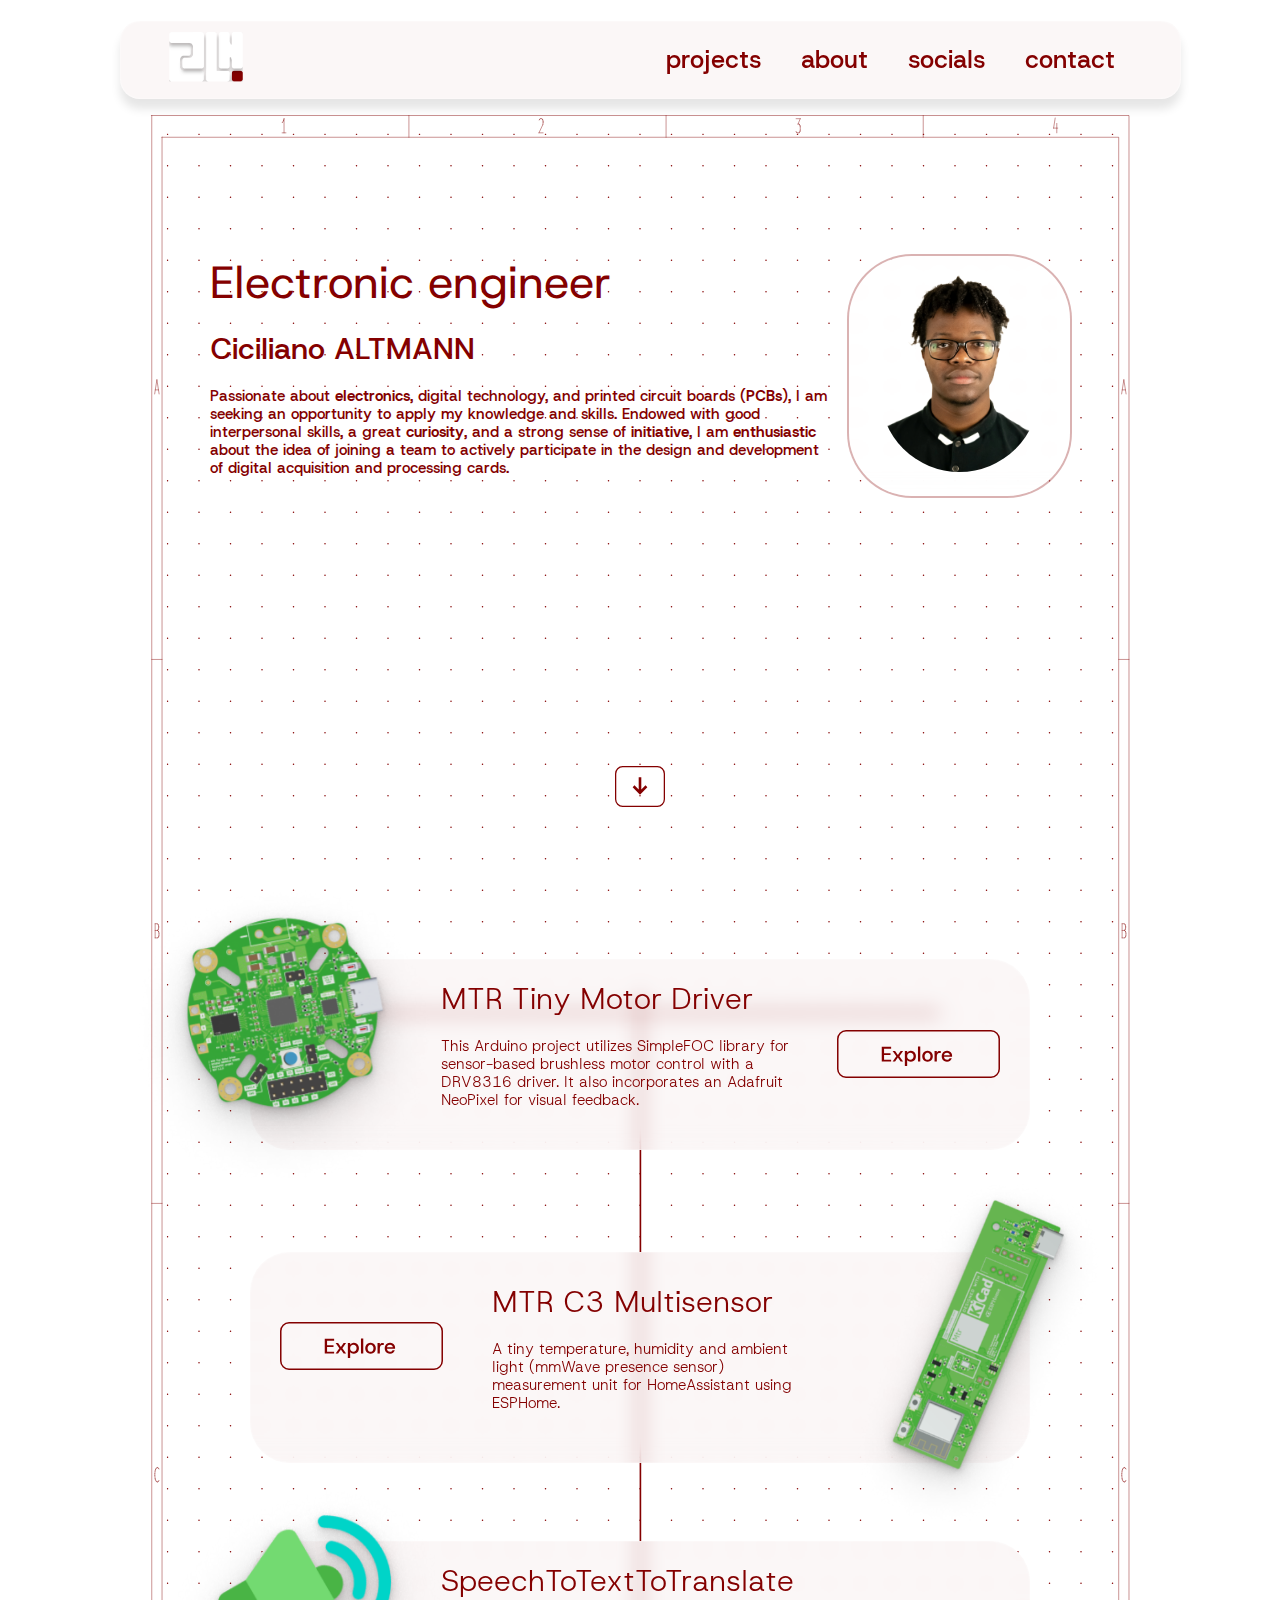
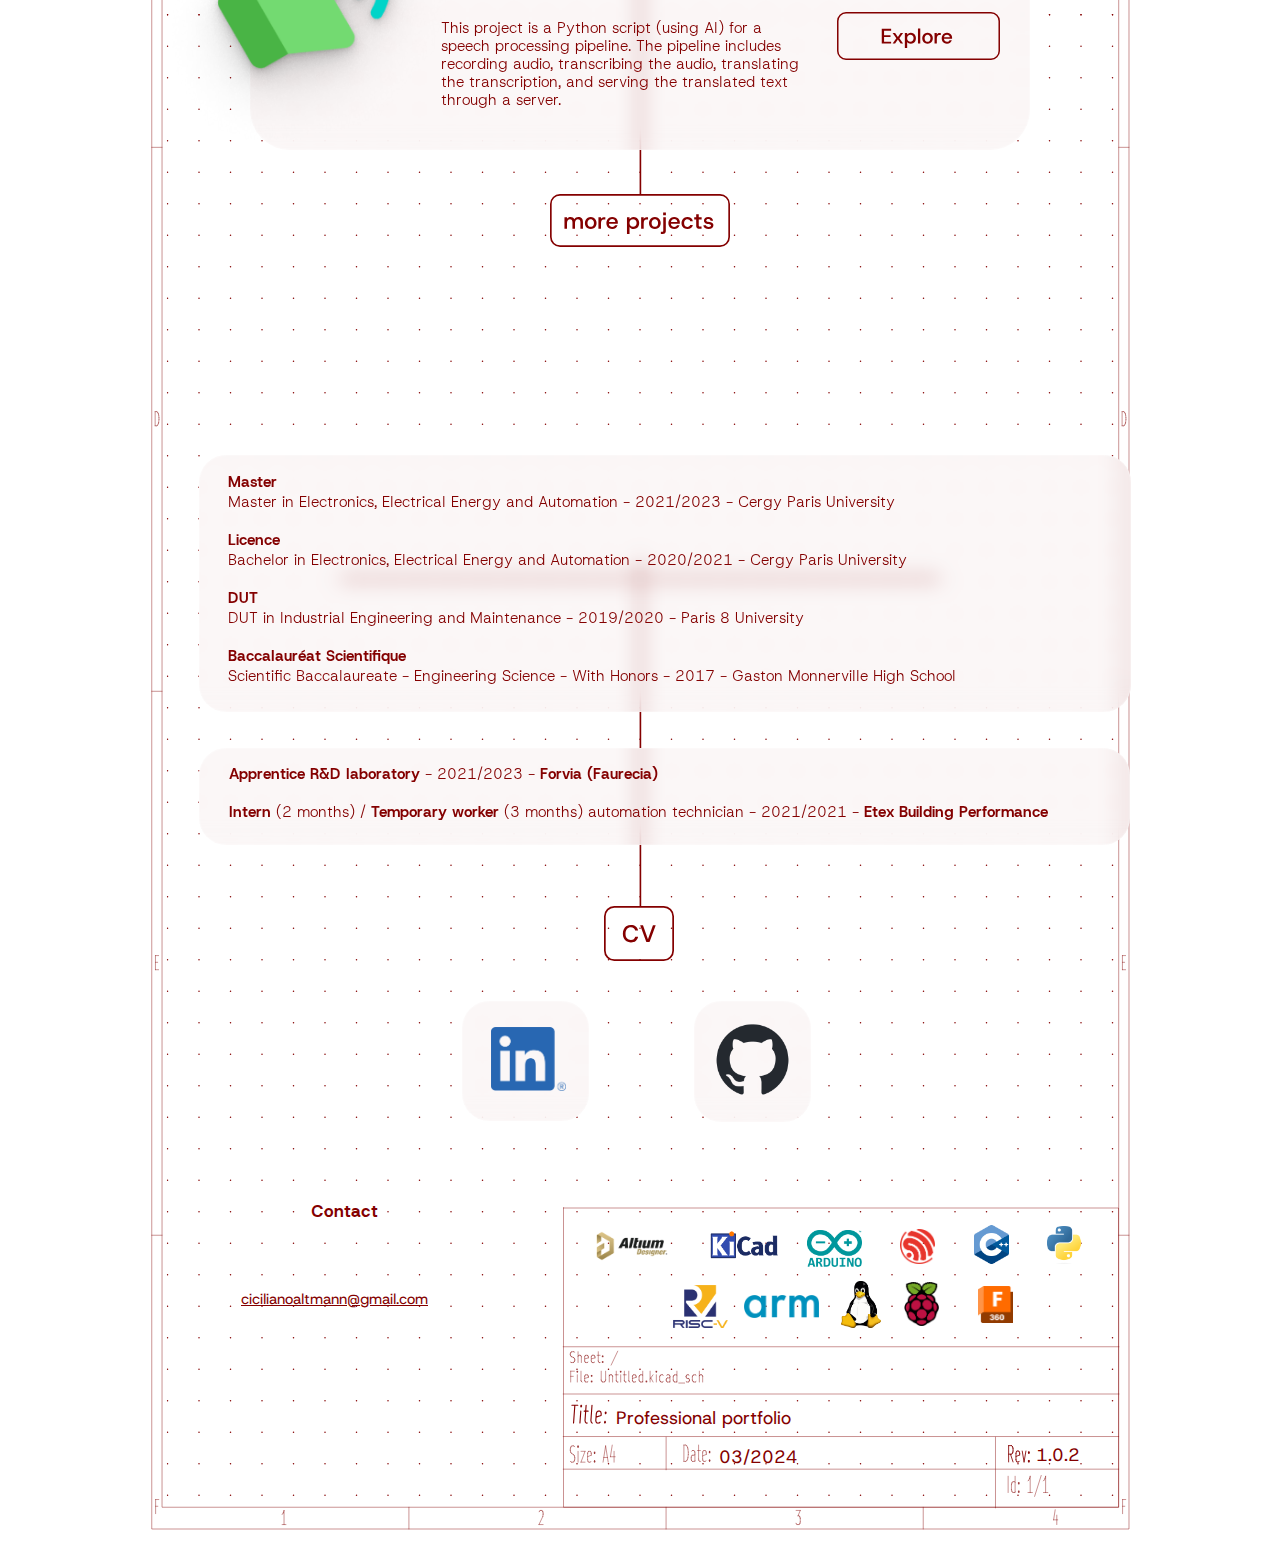
<file: index.html>
<!DOCTYPE html>
<html>

    <head>
        <meta charset="UTF-8">
        <meta name="viewport" content="width=device-width, initial-scale=1.0">
        <meta http-equiv="X-UA-Compatible" content="ie=edge">
        <title>Portfolio</title>
        <link rel="stylesheet" href="css/style.css">
        <link rel="stylesheet" href="css/fonts.css">
    </head>

    <body>
        <div class="mainpage">
            <div class="navbar">
                <header>
                    <!--Place the image at the corner left of the navbar-->
                    <a href="#home">
                    <img src="images/logo.png" width="80px" height="auto"
                        alt="logo" class="logo">
                    </a>
                    <ul>
                        <li><a href="#projects">projects</a></li>
                        <li><a href="#about">about</a></li>
                        <li><a href="#socials">socials</a></li>
                        <li><a href="#contact">contact</a></li>
                    </ul>
                </header>
            </div>

            <div class="intro" id="home" style="scroll-margin-top: 17em;">
                <div class="intro-text">
                    <h1>Electronic engineer</h1>
                    <h2>Ciciliano ALTMANN</h2>
                    <p>Passionate about <span class="bolded">electronics</span>,
                        digital technology, and
                        printed circuit boards (<span
                            class="bolded">PCBs</span>), I am seeking an
                        opportunity to apply my knowledge and skills. Endowed
                        with good interpersonal skills, a great
                        <span class="bolded">curiosity</span>,
                        and a strong sense of <span
                            class="bolded">initiative</span>, I am <span
                            class="bolded">enthusiastic</span>
                        about the idea of ​​joining a team to actively
                        participate in the design and development of digital
                        acquisition and processing cards.</p>
                </div>
                <div class="intro-image">
                    <img src="images/profil.png" width="150px" height="auto"
                        alt="altmann">
                </div>
            </div>

            <div class="scroll">
                <a href="#projects">
                    <img src="images/scroll.svg" width="50px" height="auto"
                        alt="scroll">
                </a>
            </div>

            <div class="project_1" id="projects" style="scroll-margin-top: 17em;">
                <div class="project_1-text">
                    <h3>MTR Tiny Motor Driver</h3>
                    <p>This Arduino project utilizes SimpleFOC library for
                        sensor-based brushless motor control with a DRV8316
                        driver. It also incorporates an Adafruit NeoPixel for
                        visual feedback.</p>
                </div>
                <a href="https://app.vectary.com/p/29soXJ2gcV8reo4hyGN0tH"
                    target="_blank" title="3D MTR Tiny Motor Driver">
                    <img src="images/mtr_md.png" width="380px" height="auto"
                        alt="mtr" class="mtr_md">
                </a>
                <a href="https://github.com/MoreThanRobotsFR/MTR_Tiny_MD"
                    target="_blank">
                    <img src="images/explore.svg" width="100px" height="auto"
                        alt="explore" class="project_1-explore">
                </a>
            </div>

            <div class="project_2">

                <div class="project_2-text">
                    <h3>MTR C3 Multisensor</h3>
                    <p>A tiny temperature, humidity and ambient light (mmWave
                        presence sensor) measurement unit for HomeAssistant
                        using ESPHome.</p>
                </div>
                <a href="https://www.vectary.com/p/3asTbafShaPH1ZbvJY2XKG"
                    target="_blank" title="3D MTR C3 Multisensor">
                    <img src="images/mtr_c3.png" width="300px" height="auto"
                        alt="c3" class="mtr_c3">
                </a>
                <a href="https://github.com/MoreThanRobotsFR/MTR_C3_TempHum"
                    target="_blank">
                    <img src="images/explore.svg" width="100px"
                        height="auto"
                        alt="explore" class="project_2-explore">
                </a>
            </div>

            <div class="project_3">

                <div class="project_3-text">
                    <h3>SpeechToTextToTranslate</h3>
                    <p>This project is a Python script (using AI) for a speech
                        processing pipeline. The pipeline includes recording
                        audio, transcribing the audio, translating the
                        transcription, and serving the translated text through a
                        server.</p>
                </div>
                <img src="images/mtr_sttt.png" width="300px" height="auto"
                    alt="s3t" class="mtr_sttt">
                <a href="https://github.com/cclngit/SpeechToTextToTranslate"
                    target="_blank">
                    <img src="images/explore.svg" width="100px" height="auto"
                        alt="explore" class="project_3-explore">
                </a>
            </div>

            <div class="more_projects">
                <img src="images/back_line.svg" width="600px" class="back_line"
                    height="auto" alt="back_line">
                <a
                    href="https://pickled-cartwheel-cd4.notion.site/Projects-0be35e6e300b4d5e94ba6e08d23bd92e"
                    target="_blank">
                    <img src="images/more_projects.svg" width="180px"
                        class="more_projects-img"
                        height="auto" alt="more_projects">
                </a>
            </div>

            <div class="academic" id="about" style="scroll-margin-top: 17em;">
                <h3>Master</h3>
                <p>Master in Electronics, Electrical Energy and Automation
                    - 2021/2023 - Cergy Paris University</p>
                <h3>Licence </h3>
                <p>Bachelor in Electronics, Electrical Energy and Automation
                    - 2020/2021 - Cergy Paris University</p>
                <h3>DUT</h3>
                <p>DUT in Industrial Engineering and Maintenance - 2019/2020
                    - Paris 8 University</p>
                <h3>Baccalauréat Scientifique</h3>
                <p>Scientific Baccalaureate - Engineering Science - With
                    Honors - 2017 - Gaston Monnerville High School</p>
            </div>

            <div class="professional">
                <p> <span class="bolded">Apprentice R&D laboratory</span> -
                    2021/2023 - <span class="bolded">Forvia
                        (Faurecia)</span></p>
                <p><span class="bolded">Intern</span> (2 months) / <span
                        class="bolded">Temporary worker</span> (3 months)
                    automation technician - 2021/2021 - <span
                        class="bolded">Etex Building Performance</span></p>
            </div>

            <div class="CV">
                <img src="images/back_line2.svg" width="600px"
                    class="back_line2"
                    height="auto" alt="back_line2">
                <a
                    href="https://cvdesignr.com/p/64c91af65ffba"
                    target="_blank">
                    <img src="images/cv.svg" width="70px"
                        class="cv-img"
                        height="auto" alt="curriculum_vitae">
                </a>
            </div>

            <div class="linkedin" id="socials" style="scroll-margin-top: 17em;">
                <a
                    href="https://www.linkedin.com/in/ciciliano-altmann-277541175/"
                    target="_blank">
                    <img src="images/linkedin.png" width="75px"
                        height="auto"
                        alt="linkedin">
                </a>
            </div>
            <div class="github">
                <a href="https://github.com/cclngit" target="_blank">
                    <img src="images/github.png" width="75px" height="auto"
                        alt="github">
                </a>

            </div>

            <div class="contact" id="contact">
                <h3>Contact</h3>
                <a href="mailto:cicilianoaltmann@gmail.com"
                    class="contact-email">
                    <p>cicilianoaltmann@gmail.com</p>
                </a>
            </div>

            <div class="datasheet">
                <div class="datasheet-img">
                    <img src="images/altium.png" width="80px" height="auto"
                        alt="datasheet" class="altium">
                    <img src="images/kicad.png" width="70px" height="auto"
                        alt="datasheet" class="kicad">
                    <img src="images/arduino.png" width="55px" height="auto"
                        alt="datasheet" class="arduino">
                    <img src="images/esp.png" width="35px" height="auto"
                        alt="datasheet" class="esp">
                    <img src="images/cpp.png" width="35px" height="auto"
                        alt="datasheet" class="cpp">
                    <img src="images/python.png" width="35px" height="auto"
                        alt="datasheet" class="python">
                    <img src="images/riscv.png" width="55px" height="auto"
                        alt="datasheet" class="riscv">
                    <img src="images/arm.png" width="75px" height="auto"
                        alt="datasheet" class="arm">
                    <img src="images/linux.png" width="40px" height="auto"
                        alt="datasheet" class="linux">
                    <img src="images/raspberry.png" width="35px" height="auto"
                        alt="datasheet" class="raspberry">
                    <img src="images/fusion360.png" width="35px" height="auto"
                        alt="datasheet" class="fusion360">
                </div>

                <div class="datasheet-text">
                    <div class="title">
                        <p>Professional portfolio</p>
                    </div>

                    <div class="date">
                        <p>03/2024</p>
                    </div>

                    <div class="rev">
                        <p>1.0.2</p>
                    </div>

                </div>

            </div>

        </div>

    </body>

</html>
</file>
<file: css/style.css>
* {
    margin: 0px 0px 0px 0px;
    padding: 0px 0px 0px 0px;
}

body,
html {
    padding: 3px 3px 3px 3px;

    font-family: 'HostGrotesk', sans-serif;
    font-size: 11pt;
    text-align: center;

    scroll-behavior: smooth;

}

.bolded {
    font-size: 15px;
    font-weight: bold;
    margin-bottom: 2px;
    font-style: normal;
}

div.mainpage {
    position: relative;
    display: table;

    width: 1080px;
    height: 3150px;

    margin-bottom: 3px;
    margin-left: auto;
    margin-right: auto;
    padding: 0px 0px 0px 0px;

    /*border-width: 2px;
    border-color: #840000;
    border-style: solid;*/

    background-image: url('../images/background.svg');
    background-size: cover;
    background-position: top;
    background-attachment: scroll;
    background-repeat: no-repeat;
    background-color: white;

    text-align: center;
    z-index: 0;
}

.navbar {
    position: fixed;
    display: flex;
    justify-content: center;
    align-items: center;
    background-size: cover;
    background-position: center;
    background-attachment: fixed;
    /*On top of everything*/
    z-index: 1000;

}

header {
    position: absolute;
    top: 15px;
    /* right: 200px; */
    left: 20px;
    padding: 10px 245px;
    display: flex;
    /* float: left; */
    box-shadow: 0px 10px 10px 0px rgba(0, 0, 0, 0.1);
    border-radius: 20px;
    background-color: rgba(132, 0, 0, 0.03);
    backdrop-filter: blur(10px);
    border: 1px solid rgba(255, 255, 255, 0.25);
    border-top: 1px solid rgba(255, 255, 255, 0.25);
    border-left: 1px solid rgba(255, 255, 255, 0.25);
}

.logo {
    position: relative;
    float: left;
    right: 200px;
}

header ul {
    display: flex;
    align-items: center;
    margin: 0;
    position: relative;
    float: right;
    left: 200px;
}

header ul li {
    list-style: none;
    margin: 0 5px;
}

header ul li a {
    color: #840000;
    text-decoration: none;
    font-weight: 500;
    font-size: 25px;
    padding: 8px 15px;
    border-radius: 25px;
    
}

header ul li a:hover {
    background: white;
    color: #840000;
}

.intro {
    text-align: left;
    display: flex;
    justify-content: center;
    align-items: center;
    background-size: cover;
    background-position: center;
    background-attachment: fixed;
    justify-content: space-between;
    height: 520px;
    padding: 110px;
    color: #840000;
    font-size: 50px;
    font-weight: 700;
    margin-bottom: 20px;
}

.intro h1 {
    font-size: 45px;
    font-weight: 400;
    margin-bottom: 20px;
    font-style: normal;
}

.intro h2 {
    font-size: 30px;
    font-weight: 500;
    margin-bottom: 20px;
}

.intro p {
    font-size: 15px;
    font-weight: 500;
    margin-bottom: 20px;
    margin-right: 20px;
}

.intro-image {

    top: 20px;
    right: 20px;
    left: 20px;
    padding: 10px 30px;
    align-items: center;
    border-radius: 63px;
    box-shadow: 0px 0px 0px 2px rgb(132, 0, 0, 0.3);
    backdrop-filter: blur(10px);
    border: 1px solid rgba(255, 255, 255, 0.25);
    border-top: 1px solid rgba(255, 255, 255, 0.25);
    border-left: 1px solid rgba(255, 255, 255, 0.25);
}

.intro-image img {
    width: 159px;
    height: auto;
    border-radius: 127px;

}

.scroll a img {
    width: 50px;
    height: auto;
}

.scroll a img:hover {

    background: #8400004d;
    color: #840000;
    border-radius: 9px;
}

.project_1 {
    position: relative;
    top: 148px;
}

.project_1 div {
    position: absolute;
    right: 150px;
    left: 150px;
    padding: 20px 50px 40px 190px;
    /*box-shadow: 0px 10px 10px 0px rgba(0, 0, 0, 0.1);*/
    border-radius: 40px;
    background-color: rgba(132, 0, 0, 0.03);
    backdrop-filter: blur(10px);
    border: 1px solid rgba(255, 255, 255, 0.25);
    border-top: 1px solid rgba(255, 255, 255, 0.25);
    border-left: 1px solid rgba(255, 255, 255, 0.25);
    color: #840000;
    text-align: start;
}

.project_1 div h3 {
    font-size: 30px;
    font-weight: 100;
    margin-bottom: 20px;
    font-style: normal;
}

.project_1 div p {
    font-size: 15px;
    font-weight: 100;
    margin-right: 174px;
}

.project_1 .mtr_md {
    position: absolute;
    top: -110px;
    left: -4px;
    /* animation only when cursor hover on the image */
    transition: transform 0.5s;
}

.project_1 .mtr_md:hover {
    transform: scale(1.1);
}

.project_1 .project_1-explore {
    width: 163px;
    height: auto;
    position: absolute;
    top: 71px;
    left: 737px;
}

.project_1 .project_1-explore:hover {

    background: #8400004d;
    color: #840000;
    border-radius: 9px;
}


.project_2 {
    position: relative;
    top: 441px;
}

.project_2 div {
    position: absolute;
    right: 150px;
    left: 150px;
    padding: 30px 33px 50px 241px;
    /*box-shadow: 0px 10px 10px 0px rgba(0, 0, 0, 0.1);*/
    border-radius: 40px;
    background-color: rgba(132, 0, 0, 0.03);
    backdrop-filter: blur(10px);
    border: 1px solid rgba(255, 255, 255, 0.25);
    border-top: 1px solid rgba(255, 255, 255, 0.25);
    border-left: 1px solid rgba(255, 255, 255, 0.25);
    color: #840000;
    text-align: start;
}

.project_2 div h3 {
    font-size: 30px;
    font-weight: 100;
    margin-bottom: 20px;
    font-style: normal;
}

.project_2 div p {
    font-size: 15px;
    font-weight: 100;
    margin-right: 174px;
}

.project_2 .mtr_c3 {
    position: absolute;
    top: -98px;
    left: 730px;
    /* animation only when cursor hover on the image */
    transition: transform 0.5s;
}

.project_2 .mtr_c3:hover {
    transform: scale(1.1);
}

.project_2 .project_2-explore {
    width: 163px;
    height: auto;
    position: absolute;
    top: 70px;
    left: 180px;
}

.project_2 .project_2-explore:hover {

    background: #8400004d;
    color: #840000;
    border-radius: 9px;
}

.project_3 {
    position: relative;
    top: 730px;
}

.project_3 div {
    position: absolute;
    right: 150px;
    left: 150px;
    padding: 20px 50px 40px 190px;
    /*box-shadow: 0px 10px 10px 0px rgba(0, 0, 0, 0.1);*/
    border-radius: 40px;
    background-color: rgba(132, 0, 0, 0.03);
    backdrop-filter: blur(10px);
    border: 1px solid rgba(255, 255, 255, 0.25);
    border-top: 1px solid rgba(255, 255, 255, 0.25);
    border-left: 1px solid rgba(255, 255, 255, 0.25);
    color: #840000;
    text-align: start;
}

.project_3 div h3 {
    font-size: 30px;
    font-weight: 100;
    margin-bottom: 20px;
    font-style: normal;
}

.project_3 div p {
    font-size: 15px;
    font-weight: 100;
    margin-right: 174px;
}

.project_3 .mtr_sttt {
    position: absolute;
    top: -133px;
    left: -1px;
    width: 422px;
    /* animation only when cursor hover on the image */
    transition: transform 0.5s;
}

.project_3 .mtr_sttt:hover {
    transform: scale(1.1);
}

.project_3 .project_3-explore {
    width: 163px;
    height: auto;
    position: absolute;
    top: 71px;
    left: 737px;
}

.project_3 .project_3-explore:hover {

    background: #8400004d;
    color: #840000;
    border-radius: 9px;
}


/* Tooltip container */
.tooltip {
    position: relative;
    display: inline-block;
}

/* Tooltip text */
.tooltip .tooltiptext {
    visibility: hidden;
    width: 120px;
    background-color: black;
    color: white;
    text-align: center;
    padding: 5px 0;
    border-radius: 6px;

    /* Position the tooltip text */
    position: absolute;
    z-index: 1;
    bottom: 125%;
    left: 50%;
    margin-left: -60px;

    /* Fade-in animation */
    opacity: 0;
    transition: opacity 0.3s;
}

/* Tooltip arrow */
.tooltip .tooltiptext::after {
    content: "";
    position: absolute;
    top: 100%;
    left: 50%;
    margin-left: -5px;
    border-width: 5px;
    border-style: solid;
    border-color: black transparent transparent transparent;
}

/* Show the tooltip text when you mouse over the tooltip container */
.tooltip:hover .tooltiptext {
    visibility: visible;
    opacity: 1;
}


.back_line {
    position: absolute;
    top: 988px;
    z-index: -1;
    left: 240px;
}

.more_projects-img {
    position: absolute;
    top: 1788px;
    left: 450px;
}

.more_projects-img:hover {

    background: #8400004d;
    color: #840000;
    border-radius: 9px;
}

.academic {
    position: absolute;
    top: 2049px;
    left: 99px;
    padding: 17px 174px 6px 28px;
    border-radius: 27px;
    background-color: rgba(132, 0, 0, 0.03);
    backdrop-filter: blur(10px);
    border: 1px solid rgba(255, 255, 255, 0.25);
    border-top: 1px solid rgba(255, 255, 255, 0.25);
    border-left: 1px solid rgba(255, 255, 255, 0.25);
    color: #840000;
    text-align: start;

}

.academic h3 {
    font-size: 15px;
    font-weight: bold;
    margin-bottom: 2px;
    font-style: normal;
}

.academic p {
    font-size: 15px;
    font-weight: 100;
    margin-bottom: 20px;
    font-style: normal;
}

.professional {
    position: absolute;
    top: 2342px;
    left: 99px;
    padding: 16px 81px 3px 29px;
    border-radius: 27px;
    background-color: rgba(132, 0, 0, 0.03);
    backdrop-filter: blur(10px);
    border: 1px solid rgba(255, 255, 255, 0.25);
    border-top: 1px solid rgba(255, 255, 255, 0.25);
    border-left: 1px solid rgba(255, 255, 255, 0.25);
    color: #840000;
    text-align: start;
}

.professional p {
    font-size: 15px;
    font-weight: 100;
    margin-bottom: 20px;
    font-style: normal;
}

.professional .bolded {
    font-size: 15px;
    font-weight: bold;
    margin-bottom: 2px;
    font-style: normal;
}

.back_line2 {
    position: absolute;
    top: 2153px;
    z-index: -1;
    left: 240px;
}

.cv-img {
    position: absolute;
    top: 2500px;
    left: 504px;
}

.cv-img:hover {

    background: #8400004d;
    color: #840000;
    border-radius: 9px;
}


.linkedin {
    position: absolute;
    top: 2595px;
    left: 362px;
    padding: 25px;
    border-radius: 27px;
    background-color: rgba(132, 0, 0, 0.03);
    backdrop-filter: blur(10px);
    border: 1px solid rgba(255, 255, 255, 0.25);
    border-top: 1px solid rgba(255, 255, 255, 0.25);
    border-left: 1px solid rgba(255, 255, 255, 0.25);
}

.linkedin a img {
    position: relative;
    left: 3px;
}


.github {
    position: absolute;
    top: 2595px;
    left: 594px;
    padding: 20px;
    border-radius: 27px;
    background-color: rgba(132, 0, 0, 0.03);
    backdrop-filter: blur(10px);
    border: 1px solid rgba(255, 255, 255, 0.25);
    border-top: 1px solid rgba(255, 255, 255, 0.25);
    border-left: 1px solid rgba(255, 255, 255, 0.25);
}

.contact {
    position: relative;
    top: 1970px;
    left: 21px;
    padding: 20px 50px 40px 190px;
    /* box-shadow: 0px 10px 10px 0px rgba(0, 0, 0, 0.1); */
    color: #840000;
    text-align: start;
    list-style: none;
}

.contact .contact-email {
    position: absolute;
    top: 109px;
    left: 120px;
    color: #840000;
}

.contact .contact-phone {
    position: absolute;
    top: 172px;
    left: 146px;
    color: #840000;
    font-size: 15px;
}


.datasheet .datasheet-img  {
    display: inline-block;
    margin: 0px 0px 0px 0px;
}

.datasheet .altium  {
    position: absolute;
    top: 2820px;
    left: 492px;
}

.datasheet .kicad  {
    position: absolute;
    top: 2824px;
    left: 609px;
}

.datasheet .arduino  {
    position: absolute;
    top: 2824px;
    left: 707px;
}

.datasheet .esp  {
    position: absolute;
    top: 2823px;
    left: 800px;
}

.datasheet .cpp  {
    position: absolute;
    top: 2819px;
    left: 874px;
}

.datasheet .python  {
    position: absolute;
    top: 2820px;
    left: 947px;
}
.datasheet .riscv  {
    position: absolute;
    top: 2879px;
    left: 573px;
}

.datasheet .arm  {
    position: absolute;
    top: 2889px;
    left: 644px;
}

.datasheet .linux  {
    position: absolute;
    top: 2875px;
    left: 741px;
}

.datasheet .raspberry  {
    position: absolute;
    top: 2876px;
    left: 804px;
}


.datasheet .fusion360{
    position: absolute;
    top: 2880px;
    left: 878px;
}

.datasheet .datasheet-text  {
    color: #840000;
    font-size: 18px;
}

.datasheet .datasheet-text .title {
    position: absolute;
    top: 3001px;
    left: 516px;
}

.datasheet .datasheet-text .date {
    position: absolute;
    top: 3040px;
    left: 619px;
}

.datasheet .datasheet-text .rev {
    position: absolute;
    top: 3038px;
    left: 936px;
}
</file>
<file: css/fonts.css>
@font-face {
  font-family: "HostGrotesk";
  src: url("/fonts/host_grotesk/HostGrotesk-Black.woff2") format('woff2');
  font-weight: 900; /* Use font-weight for bold */
  font-style: normal; /* Default to normal if not italic */
}

@font-face {
  font-family: "HostGrotesk";
  src: url("/fonts/host_grotesk/HostGrotesk-BlackItalic.woff2") format('woff2');
  font-weight: 900; /* Use font-weight for bold */
  font-style: italic;
}

@font-face {
  font-family: "HostGrotesk";
  src: url("/fonts/host_grotesk/HostGrotesk-Bold.woff2") format('woff2');
  font-weight: 700; /* Use font-weight for bold */
  font-style: normal; /* Default to normal if not italic */
}

@font-face {
  font-family: "HostGrotesk";
  src: url("/fonts/host_grotesk/HostGrotesk-BoldItalic.woff2") format('woff2');
  font-weight: 700; /* Use font-weight for bold */
  font-style: italic;
}

@font-face {
  font-family: "HostGrotesk";
  src: url("/fonts/host_grotesk/HostGrotesk-Italic.woff2") format('woff2');
  font-weight: 400; /* Use font-weight for regular */
  font-style: italic;
}

@font-face {
  font-family: "HostGrotesk";
  src: url("fonts/host_grotesk/HostGrotesk-Italic[wght].woff2") format('woff2');
  font-weight: 400; /* Use font-weight for 400 weight */
  font-style: italic;
}

@font-face {
  font-family: "HostGrotesk";
  src: url("/fonts/host_grotesk/HostGrotesk-Light.woff2") format('woff2');
  font-weight: 300; /* Use font-weight for light */
  font-style: normal; /* Default to normal if not italic */
}

@font-face {
  font-family: "HostGrotesk";
  src: url("/fonts/host_grotesk/HostGrotesk-LightItalic.woff2") format('woff2');
  font-weight: 300; /* Use font-weight for light */
  font-style: italic;
}

@font-face {
  font-family: "HostGrotesk";
  src: url("/fonts/host_grotesk/HostGrotesk-Medium.woff2") format('woff2');
  font-weight: 500; /* Use font-weight for medium */
  font-style: normal; /* Default to normal if not italic */
}

@font-face {
  font-family: "HostGrotesk";
  src: url("/fonts/host_grotesk/HostGrotesk-MediumItalic.woff2") format('woff2');
  font-weight: 500; /* Use font-weight for medium */
  font-style: italic;
}

@font-face {
  font-family: "HostGrotesk";
  src: url("/fonts/host_grotesk/HostGrotesk-Regular.woff2") format('woff2');
  font-weight: 400; /* Use font-weight for regular */
  font-style: normal;
}

@font-face {
  font-family: "HostGrotesk";
  src: url("/fonts/host_grotesk/HostGrotesk[wght].woff2") format('woff2');
  font-weight: 400; /* Use font-weight for 400 weight */
  font-style: normal;
}
</file>
